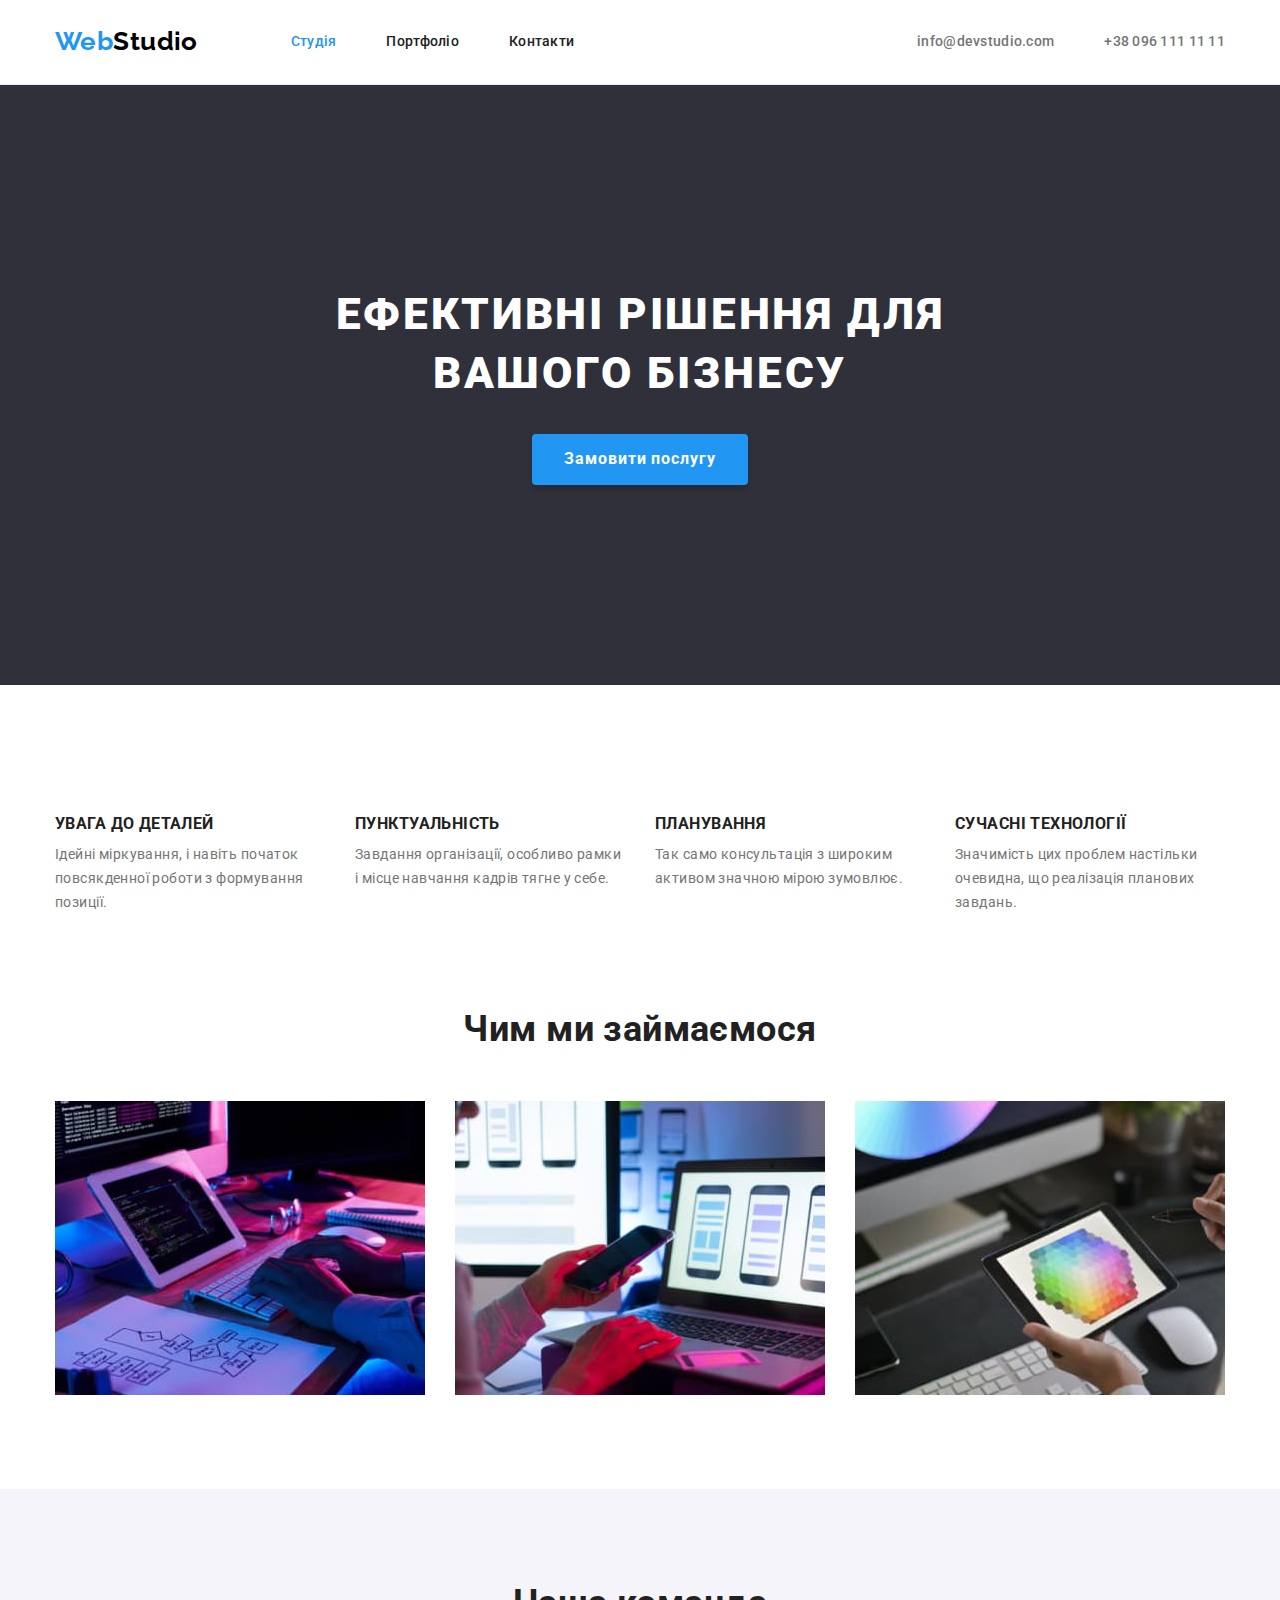
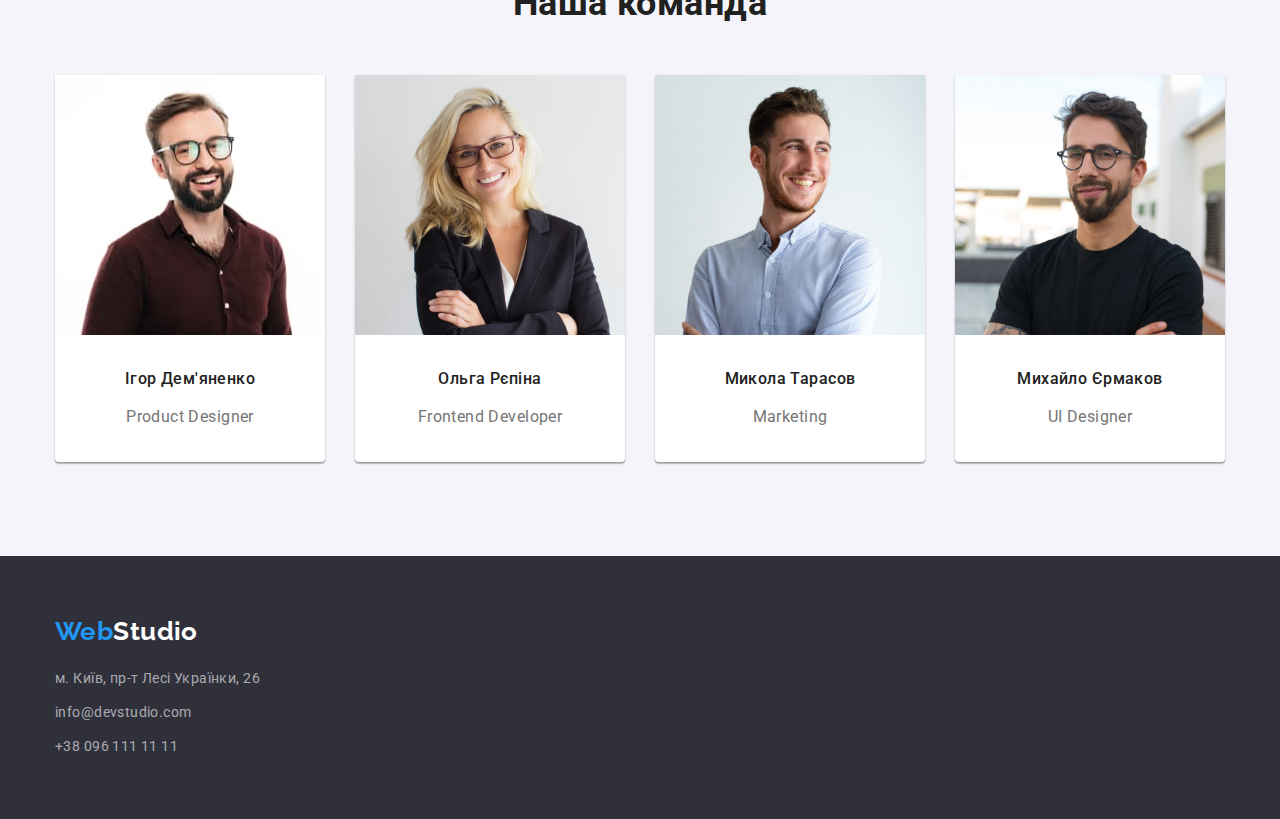
<file: index.html>
<!DOCTYPE html>
<html lang="uk">
<head>
    <meta charset="UTF-8">
    <meta http-equiv="X-UA-Compatible" content="IE=edge">
    <meta name="viewport" content="width=device-width, initial-scale=1.0">
    <title>Студія</title>
    <link rel="preconnect" href="https://fonts.googleapis.com">
    <link rel="preconnect" href="https://fonts.gstatic.com" crossorigin>
    <link href="https://fonts.googleapis.com/css2?family=Raleway:wght@700&family=Roboto:wght@400;500;700;900&display=swap"
        rel="stylesheet">
    <link rel="stylesheet" href="https://cdnjs.cloudflare.com/ajax/libs/modern-normalize/1.1.0/modern-normalize.min.css">
    <link rel="stylesheet" href="./css/styles.css">
</head>
<body>
    <header class="page-header border">
        <div class="container header-flex">
        <nav class="page-menu header-flex">
        <a class="logo link" href="./index.html" lang="en">Web<span class="logo-sp-head">Studio</span></a>
        <ul class="nav-list list">
            <li class="nav-item">
                <a class="nav-link active-page link" href="./index.html">Студія</a>
            </li>
            <li class="nav-item">
                <a class="nav-link link" href="./portfolio.html">Портфоліо</a>
            </li>
            <li class="nav-item">
                <a class="nav-link link" href="">Контакти</a>
            </li>
        </ul>
        </nav>
        <ul class="contact-list list">
            <li class="contact-item">
                <a class="contact-link link" href="mailto:info@devstudio.com">info@devstudio.com</a>
            </li>
            <li class="contact-item">
                <a class="contact-link link" href="tel:+380961111111">+38 096 111 11 11</a>
            </li>
        </ul>
        </div>
    </header>
    <main class="page-main">
        <section class="hero-section section">
            <div class="container">
            <h1 class="hero-titel">Ефективні рішення для вашого бізнесу</h1>
            <button class="main-button" type="button">Замовити послугу</button>
            </div>
        </section>
        <section class="benefits-section section">
            <div class="container">
             <h2 class="benefits-titel">Наші переваги</h2>
             <ul class="benefits-list list">
                <li class="benefits-item">
                    <h3 class="benefits-points">Увага до деталей</h3>
                    <p class="benefits-text">Ідейні міркування, і навіть початок повсякденної роботи з формування позиції.</p>
                </li>
                <li class="benefits-item">
                    <h3 class="benefits-points">Пунктуальність</h3>
                    <p class="benefits-text">Завдання організації, особливо рамки і місце навчання кадрів тягне у себе.</p>
                </li>
                <li class="benefits-item">
                    <h3 class="benefits-points">Планування</h3>
                    <p class="benefits-text">Так само консультація з широким активом значною мірою зумовлює.</p>
                </li>
                <li class="benefits-item">
                    <h3 class="benefits-points">Сучасні технології</h3>
                    <p class="benefits-text">Значимість цих проблем настільки очевидна, що реалізація планових завдань.</p>
                </li>
             </ul>
            </div>
        </section>
        <section class="works-section section">
            <div class="container">
            <h2 class="works-titel">Чим ми займаємося</h2>
            <ul class="works-list list">
             <li class="works-item">
                <img class="works-img" 
                src="./images/img1.jpg" 
                alt="Приклад роботи" 
                width="370" 
                height="294">
             </li>
             <li class="works-item">
                <img class="works-img"
                src="./images/img2.jpg" 
                alt="Приклад роботи" 
                width="370" 
                height="294">
             </li>
             <li class="works-item">
                <img class="works-img"
                src="./images/img3.jpg" 
                alt="Приклад роботи" 
                width="370" 
                height="294">
             </li>
            </ul>
            </div>
        </section>
        <section class="teams-section section">
            <div class="container">
            <h2 class="teams-titel">Наша команда</h2>
            <ul class="teams-list list">
                <li class="teams-item">
                    <img class="teams-img"
                    src="./images/team-1.jpg" 
                    alt="team-1" 
                    width="270" 
                    height="260">
                    <h3 class="teams-name">Ігор Дем'яненко</h3>
                    <p class="teams-position-text" lang="en">Product Designer</p>
                </li>
                <li class="teams-item">
                    <img  class="teams-img"
                    src="./images/team-2.jpg" 
                    alt="team-2" 
                    width="270" 
                    height="260">
                    <h3 class="teams-name">Ольга Рєпіна</h3>
                    <p class="teams-position-text" lang="en">Frontend Developer</p>
                </li>
                <li class="teams-item">
                    <img class="teams-img"
                    src="./images/team-3.jpg" 
                    alt="team-3" 
                    width="270" 
                    height="260">
                    <h3 class="teams-name">Микола Тарасов</h3>
                    <p class="teams-position-text" lang="en">Marketing</p>
                </li>
                <li class="teams-item">
                    <img class="teams-img"
                    src="./images/team-4.jpg" 
                    alt="team-4" 
                    width="270" 
                    height="260">
                    <h3 class="teams-name">Михайло Єрмаков</h3>
                    <p class="teams-position-text" lang="en">UI Designer</p>
                </li>
            </ul>
            </div>
        </section>
    </main>
    <footer class="page-footer">
        <div class="container">
        <a class="footer-logo link" href="./index.html" lang="en">Web<span class="footer-sp-logo">Studio</span></a>
        <address class="footer-address">
            <ul class="address-list list">
                <li class="address-item">
                    <a class="address-map link" href="https://goo.gl/maps/5BHayNTcwrDHLYgi8">м. Київ, пр-т Лесі Українки, 26</a>
                </li>
                <li class="address-item">
                    <a class="address-link link" href="mailto:info@devstudio.com">info@devstudio.com</a>
                </li>
                <li class="address-item">
                    <a class="address-link link" href="tel:+380961111111">+38 096 111 11 11</a>
                </li>
            </ul>
        </address>
        </div>
    </footer>
</body>
</html>
</file>
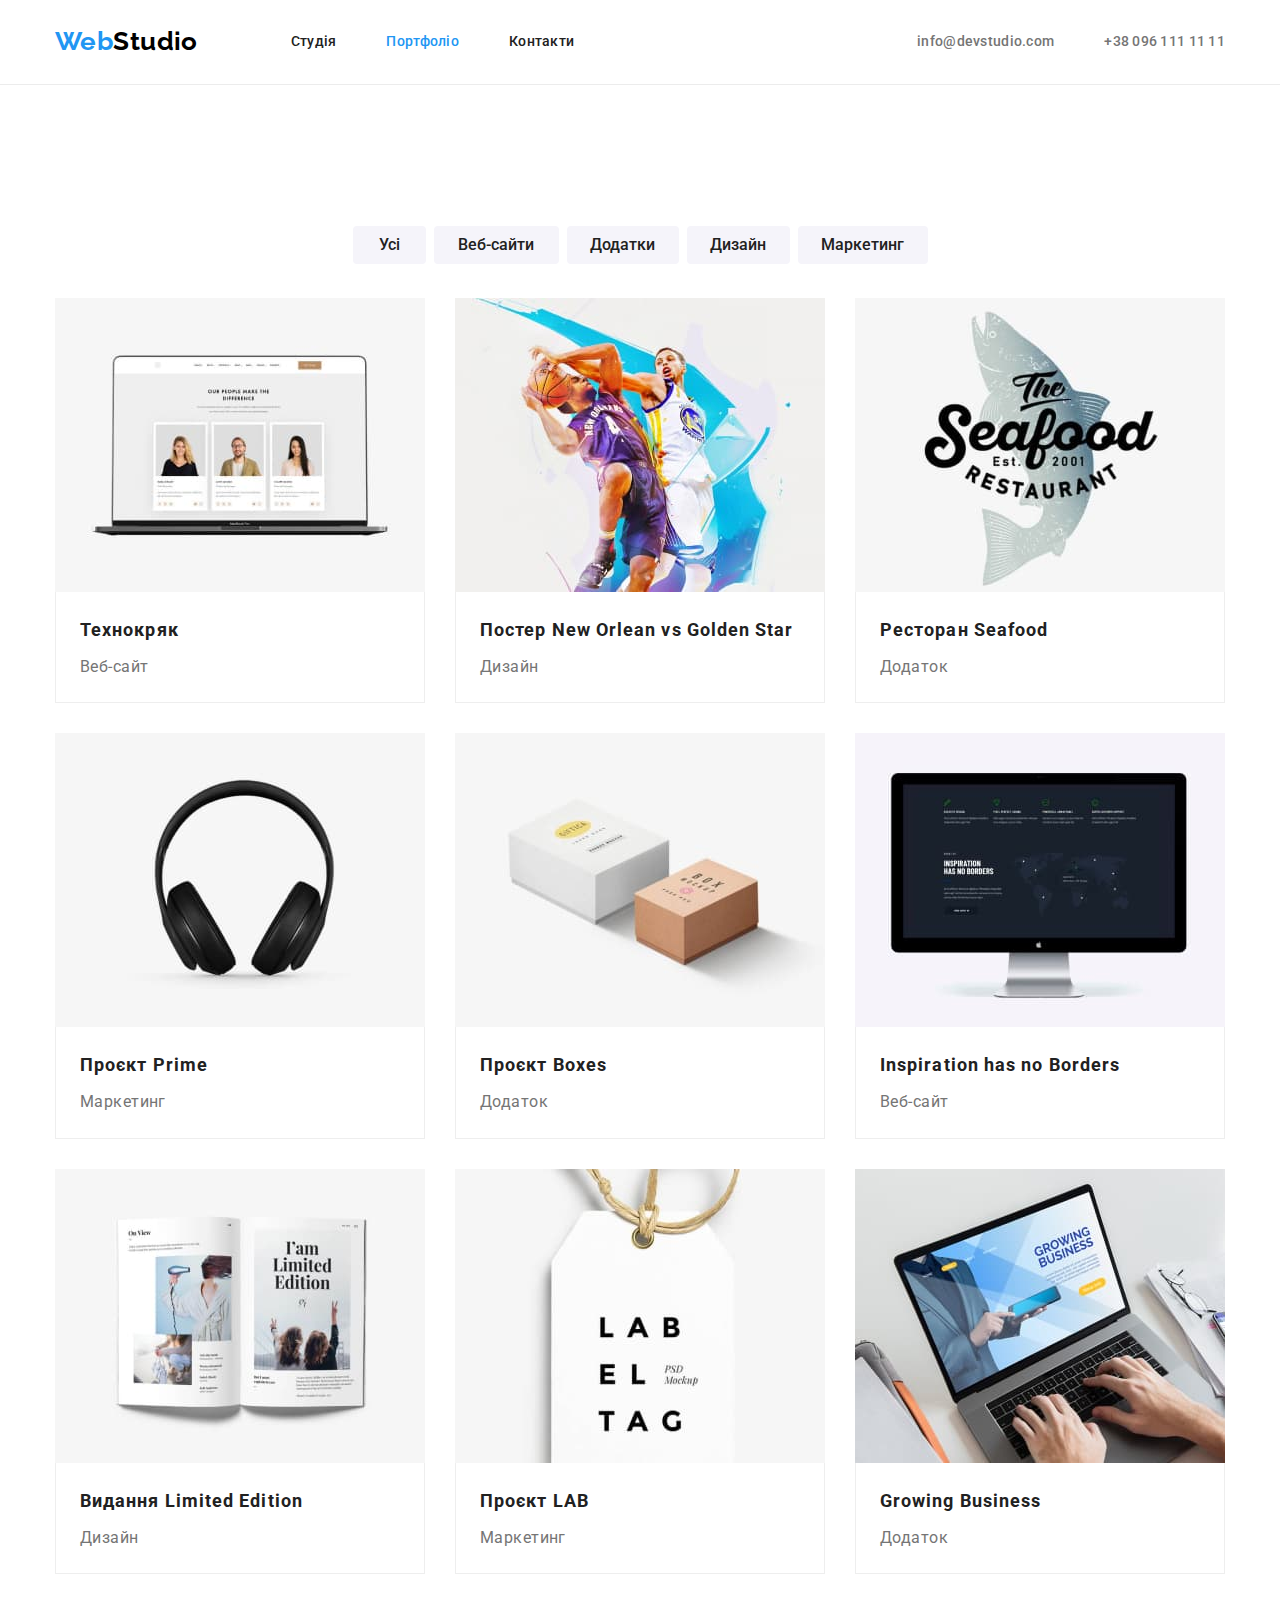
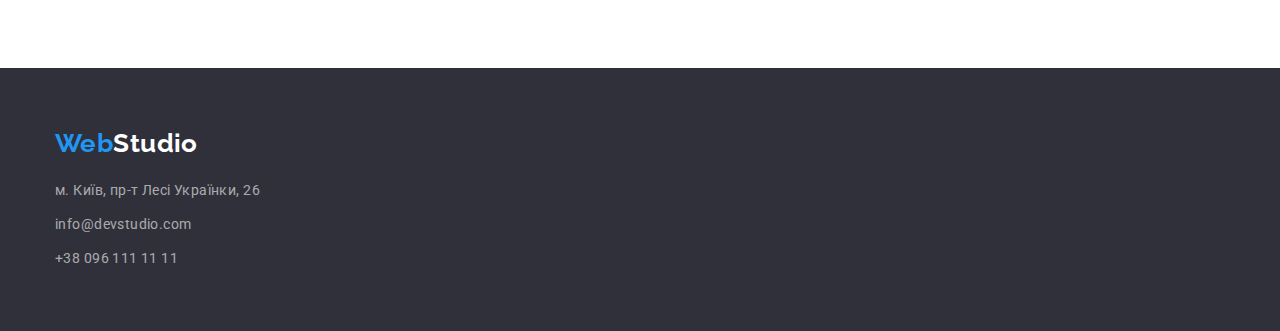
<file: portfolio.html>
<!DOCTYPE html>
<html lang="uk">
<head>
    <meta charset="UTF-8">
    <meta http-equiv="X-UA-Compatible" content="IE=edge">
    <meta name="viewport" content="width=device-width, initial-scale=1.0">
    <title>Портфоліо</title>
    <link rel="preconnect" href="https://fonts.googleapis.com">
    <link rel="preconnect" href="https://fonts.gstatic.com" crossorigin>
    <link href="https://fonts.googleapis.com/css2?family=Raleway:wght@700&family=Roboto:wght@400;500;700;900&display=swap"
        rel="stylesheet">
    <link rel="stylesheet" href="https://cdnjs.cloudflare.com/ajax/libs/modern-normalize/1.1.0/modern-normalize.min.css">
    <link rel="stylesheet" href="./css/styles.css">
</head>
<body>
    <header class="page-header border">
        <div class="container header-flex">
        <nav class="pag-nav header-flex">
            <a class="logo link" href="./index.html" lang="en">Web<span class="logo-sp-head">Studio</span></a>
            <ul class="nav-list list">
                <li class="nav-item">
                    <a class="nav-link link" href="./index.html">Студія</a>
                </li>
                <li class="nav-item">
                    <a class="nav-link active-page-port link" href="">Портфоліо</a>
                </li>
                <li class="nav-item">
                    <a class="nav-link link" href="">Контакти</a>
                </li>
            </ul>
        </nav>
        <ul class="contact-list list">
            <li class="contact-item">
                <a class="contact-link link" href="mailto:info@devstudio.com">info@devstudio.com</a>
            </li>
            <li class="contact-item">
                <a class="contact-link link" href="tel:+380961111111">+38 096 111 11 11</a>
            </li>
        </ul>
        </div>
    </header>
    <main class="page-main">
        <section class="section-portfolio section">
            <div class="container">
            <h1 class="main-titel">Портфоліо</h1>
            <ul class="section-list list">
                <li class="section-item">
                    <button 
                    class="section-btn btn-all" 
                    type="button">Усі</button>
                </li>
                <li class="section-item">
                    <button 
                    class="section-btn btn-site" 
                    type="button">Веб-сайти</button>
                </li>
                <li class="section-item">
                    <button 
                    class="section-btn btn-apps" 
                    type="button">Додатки</button>
                </li>
                <li class="section-item">
                    <button 
                    class="section-btn btn-design" 
                    type="button">Дизайн</button>
                </li>
                <li class="section-item">
                    <button 
                    class="section-btn btn-marketing" 
                    type="button">Маркетинг</button>
                </li>                
            </ul>
            <ul class="section-list-img  list">
                <li class="section-item-img">
                    <a class="link" href="">
                    <img class="section-img" 
                    src="./images/portfolio-img-1.jpg" alt="portfolio-img-1" 
                         width="370"
                         height="294">
                    <div class="border-portfolio">
                    <h2 class="portfolio-titel">Технокряк</h2>
                    <p class="section-text">Веб-сайт</p>
                    </a>
                    </div>
                </li>
                <li class="section-item-img">
                    <a class="link" href="">
                    <img class="section-img" 
                    src="./images/portfolio-img-2.jpg" alt="portfolio-img-2" 
                         width="370"
                         height="294">
                    <div class="border-portfolio">
                    <h2 class="portfolio-titel">Постер <span lang="en">New Orlean vs Golden Star</span></h2>
                    <p class="section-text">Дизайн</p>
                    </div>
                    </a>
                </li>                   
                <li class="section-item-img">
                    <a class="link" href="">
                    <img class="section-img" 
                    src="./images/portfolio-img-3.jpg" alt="portfolio-img-3" 
                         width="370"
                         height="294">
                    <div class="border-portfolio">
                    <h2 class="portfolio-titel">Ресторан <span lang="en">Seafood</span></h2>
                    <p class="section-text">Додаток</p>
                    </div>
                    </a>
                </li>
                <li class="section-item-img">
                    <a class="link" href="">
                    <img class="section-img" 
                    src="./images/portfolio-img-4.jpg" alt="portfolio-img-4" width="370"
                        height="294">
                    <div class="border-portfolio">
                    <h2 class="portfolio-titel">Проєкт <span lang="en">Prime</span></h2>
                    <p class="section-text">Маркетинг</p>
                    </div>
                    </a>
                </li>
                <li class="section-item-img">
                    <a class="link" href="">
                    <img class="section-img" 
                    src="./images/portfolio-img-5.jpg" alt="portfolio-img-5" width="370"
                        height="294">
                    <div class="border-portfolio">
                    <h2 class="portfolio-titel">Проєкт <span>Boxes</span></h2>
                    <p class="section-text">Додаток</p>
                    </div>
                    </a>
                </li>
                <li class="section-item-img">
                    <a class="link" href="">
                    <img class="section-img" 
                    src="./images/portfolio-img-6.jpg" alt="portfolio-img-6" width="370"
                        height="294">
                    <div class="border-portfolio">
                    <h2 class="portfolio-titel" lang="en">Inspiration has no Borders</h2>
                    <p class="section-text">Веб-сайт</p>
                    </div>
                    </a>
                </li>
                <li class="section-item-img">
                    <a class="link" href="">
                    <img class="section-img" 
                    src="./images/portfolio-img-7.jpg" alt="portfolio-img-7" width="370"
                        height="294">
                    <div class="border-portfolio">
                    <h2 class="portfolio-titel">Видання <span lang="en">Limited Edition</span></h2>
                    <p class="section-text">Дизайн</p>
                    </div>
                    </a>
                </li>
                <li class="section-item-img">
                    <a class="link" href="">
                    <img class="section-img" 
                    src="./images/portfolio-img-8.jpg" alt="portfolio-img-8" width="370"
                        height="294">
                    <div class="border-portfolio">
                    <h2 class="portfolio-titel">Проєкт <span lang="en">LAB</span></h2>
                    <p class="section-text">Маркетинг</p>
                    </div>
                    </a>
                </li>
                <li class="section-item-img">
                    <a class="link" href="">
                    <img class="section-img" 
                    src="./images/portfolio-img-9.jpg" alt="portfolio-img-9" width="370"
                        height="294">
                    <div class="border-portfolio">
                    <h2 class="portfolio-titel" lang="en">Growing Business</h2>
                    <p class="section-text">Додаток</p>
                    </div>
                    </a>
                </li>
            </ul>
            </div>
        </section>              
    </main>
    <footer class="page-footer">
        <div class="container">
        <a class="footer-logo link" href="./index.html" lang="en">Web<span class="footer-sp-logo">Studio</span></a>
        <address class="address">
            <ul class="address-list list">
                <li class="address-item">
                    <a class="address-map link" href="https://goo.gl/maps/5BHayNTcwrDHLYgi8">м. Київ, пр-т Лесі Українки, 26</a>
                </li>
                <li class="address-item">
                    <a class="address-link link" href="mailto:info@devstudio.com">info@devstudio.com</a>
                </li>
                <li class="address-item">
                    <a class="address-link link" href="tel:+380961111111">+38 096 111 11 11</a>
                </li>
            </ul>  
        </address>
        </div>
    </footer>
</body>
</html>
</file>
<file: css/styles.css>
:root {
    --main-text-color:#757575;
    /* --contact-link-text-color: #757575; */
    --titel-link-color: #212121;
    --style-color: #2196F3;
    --logo-sp-head-color: #000000;
    --hero-titel-color:#FFFFFF;
    --main-btn-color:#FFFFFF;
    --footer-sp-logo-color: #FFFFFF;
    --address-map-color:#FFFFFF;
    --address-link-color: rgba(255, 255, 255, 0.6);
    --btn-hover-focus-color: #FFFFFF;
/*--------------------------------------------------------*/
    --main-bg-color: #FFFFFF;
    --hero-section-bg-color: #2F303A;
    --teams-section-bg-color:#F5F4FA;
    --kit-btn-bg-color:#F5F4FA;
    --footer-bg-color: #2F303A;    
}


body {
    font-family: 'Roboto', sans-serif;
    font-size: 14px;
    line-height: 1.71;
    color: var(--main-text-color);
    background-color: var(--main-bg-color);
    letter-spacing: 0.03em;
}
.link {
    text-decoration: none;
}
.list {
    list-style: none;
}
h1
,h2
,h3
,p{
    margin: 0;
}
ul {
    margin: 0;
    padding: 0;

}

.container {
    width: 1200px;
    margin: 0 auto;
    padding-left: 15px;
    padding-right: 15px;
}
.section {
    padding-top: 94px;
    padding-bottom: 94px;
}

                                       /* Студія */
/* Header - Студія - Портфоліо */


.page-header {
    background-color: inherit;
}
.border {
    border-bottom: 1px solid #ECECEC;
}
.header-flex {
    display: flex;
    align-items: center;
}
.logo {
    display: inline-block;
    padding-top: 24px;
    padding-bottom: 24px;
    margin-right: 93px;
     
    font-family: 'Raleway',sans-serif;
    font-weight: 700;
    font-size: 26px;
    line-height: 1.2;
    color: var(--style-color);
}
.logo-sp-head {
   color: var(--logo-sp-head-color);
}
.nav-list {
    display: flex;
}
.nav-list >.nav-item:not(:last-child) {
    margin-right: 50px;
} 
.nav-link {
    display: inline-block;
    padding-top: 32px;
    padding-bottom: 32px;

    font-weight: 500;
    font-size: 14px;
    line-height: 1.4;
    letter-spacing: 0.02em;
    color: var(--titel-link-color);
}

.active-page {
    color: var(--style-color);
}
.active-page-port {
    color: var(--style-color);
}
.nav-link:hover,
.nav-link:focus {
    color: var(--style-color);
}
.contact-list {
    display: flex;
    margin-left: auto;
}
.contact-list >.contact-item:not(:last-child){
    margin-right: 50px;
}
.contact-link {
    display: block;
    padding-top: 32px;
    padding-bottom: 32px;

    font-weight: 500;
    line-height: 1.14;
    letter-spacing: 0.02em;     
    color: inherit;
}
.contact-link:hover,
.contact-link:focus {
    color: var(--style-color);
}
/* Main */
/* hero-section */
.hero-section.section {
   padding-top: 200px;
   padding-bottom: 200px;

   background-color:var(--hero-section-bg-color);
   text-align: center;

}
.hero-titel {
    width: 696px;
    margin: 0 auto;
    margin-bottom: 30px;

    font-weight: 900;
    font-size: 44px;
    line-height: 1.36;
    text-align: center;
    letter-spacing: 0.06em;
    text-transform: uppercase;
    color: var(--hero-titel-color);
}
.main-button {
    display: inline-block;
    min-width: 216px;
    padding-top: 10px;
    padding-bottom: 10px;
    border: none;
    box-shadow: 0px 4px 4px rgba(0, 0, 0, 0.15);
    border-radius: 4px;

    font-family: inherit;
    background: var(--style-color);
    font-weight: 700;
    font-size: 16px;
    line-height: 1.9;     
    align-items: center;
    text-align: center;
    letter-spacing: 0.06em;
    color: var(--main-btn-color);
    cursor: pointer;
}
/* benefits-section */
.benefits-section{
    background-color: inherit;
}
.benefits-titel {
    visibility: hidden;
    
}
.benefits-list {
    display: flex;
}
.benefits-item {
    width: 270px;
}
.benefits-list > .benefits-item:not(:last-child){  
    margin-right: 30px;
}
.benefits-points {
    margin-bottom: 10px;


    font-weight: 700;
    line-height: 1.14;
    text-transform: uppercase;    
    color: var(--titel-link-color);
}
.benefits-text {
    font-size: 14px;
}
/* works-section */
.works-section.section {
    padding-top: 0;
    background-color: inherit;
}
.works-list {
    display: flex;
    gap: 30px;
}


.works-titel {
    margin-bottom: 50px;

    font-weight: 700;
    font-size: 36px;
    line-height: 1.16;
    text-align: center;  
    color: var(--titel-link-color);
}
.works-img {
    display: block;
}
/* teams-section */
.teams-section.section {
    background-color: var(--teams-section-bg-color);
}
.teams-titel {
    margin-bottom: 50px; 

    font-weight: 700;
    font-size: 36px;
    line-height: 1.16;
    text-align: center;
    color: var(--titel-link-color);
}
.teams-list {
    display: flex;
    gap:30px;
}
.teams-item {
    background-color: #FFFFFF;
    box-shadow: 0px 1px 3px rgba(0, 0, 0, 0.12), 0px 1px 1px rgba(0, 0, 0, 0.14), 0px 2px 1px rgba(0, 0, 0, 0.2);
    border-radius: 0px 0px 4px 4px;
}
.teams-img {
    display: block;
    margin-bottom: 30px;
}

.teams-name {
    text-align: center;
    margin-bottom: 10px;

    font-weight: 500;
    font-size: 16px;
    line-height: 1.8;                 
    color: var(--titel-link-color);
}
.teams-position-text {
    margin-bottom: 30px;

    text-align: center;
    font-size: 16px;
    line-height: 1.8;   
    color: inherit;
}
/* Footer - Студія - Портфоліо */
.page-footer {
    padding-top: 60px;
    padding-bottom: 60px;
    background-color: var(--footer-bg-color);
}
.address-item {
    font-style: normal;
}

.footer-logo {
    display: inline-block;
    margin-bottom: 20px;

    font-family: 'Raleway',sans-serif;        
    font-weight: 700;
    font-size: 26px;
    line-height: 1.2;           
    color: var(--style-color);
}
.footer-sp-logo{
    color: var(--footer-sp-logo-color);
}
.address-item:not(:last-child) {
    margin-bottom: 10px;
}

.address-map {
    font-size: 14px;         
    color: var(--address-link-color);
}
.address-map:hover,
.address-map:focus {
    color: var(--address-map-color);
}
.address-link {
    color: var(--address-link-color);
}
.address-link:hover,
.address-link:focus {
    color: var(--address-map-color);
}
                                       /* Портфоліо */
/* Main */
.section-portfolio{
  background-color: inherit;
}
.main-titel {
    visibility: hidden;
}
.section-btn {
    font-family: inherit;
    font-weight: 500;
    font-size: 16px;
    line-height: 1.6;  
    text-align: center;    
    color: var(--titel-link-color);
    background-color: var(--kit-btn-bg-color);
    border: none;
    border-radius: 4px;
    cursor: pointer;
}
.section-list {
    display: flex;
    justify-content: center;
    margin-bottom: 34px;
}
.section-list >.section-item:not(:last-child){
    margin-right: 8px;
}
.btn-all {
    display: inline-block;
    min-width: 73px;
    padding-top: 6px;
    padding-bottom: 6px;
}
.btn-site {
    display: inline-block;
    min-width: 125px;
    padding-top: 6px;
    padding-bottom: 6px;
}
.btn-apps {
    display: inline-block;
    min-width: 112px;
    padding-top: 6px;
    padding-bottom: 6px;
}
.btn-design {
    display: inline-block;
    min-width: 103px;
    padding-top: 6px;
    padding-bottom: 6px;
}
.btn-marketing {
    display: inline-block;
    min-width: 130px;
    padding-top: 6px;
    padding-bottom: 6px;
}

.section-btn:hover,
.section-btn:focus {
    color: var(--btn-hover-focus-color);
    background-color:var(--style-color);
    box-shadow: 0px 3px 1px rgba(0, 0, 0, 0.1), 0px 1px 2px rgba(0, 0, 0, 0.08), 0px 2px 2px rgba(0, 0, 0, 0.12);
}

.section-list-img {
    display: flex;
    flex-wrap: wrap;
}
.section-item-img {
    width: 370px;
    margin-right: 30px;
    margin-bottom: 30px;

}
.border-portfolio {
    padding-top: 20px;
    border: 1px solid #EEEEEE;
    border-top: none; 
}
.section-item-img:nth-child(3n){
    margin-right: 0;
}
.section-item-img:nth-last-child(-n + 3){
    margin-bottom: 0;
}
.section-img {
    display: block;
          
}
.portfolio-titel {
    margin-bottom: 4px;
    margin-left: 24px;
    
    
    font-weight: 700;
    font-size: 18px;
    line-height: 2;   
    letter-spacing: 0.06em;
    color: var(--titel-link-color);
}
.section-text {
    margin-left: 24px;
    margin-bottom: 20px;
 
    color: var(--main-text-color);
    font-size: 16px;
    line-height: 1.9;
}
/* Footer */
.address-link {
    font-style: normal;
}
</file>
